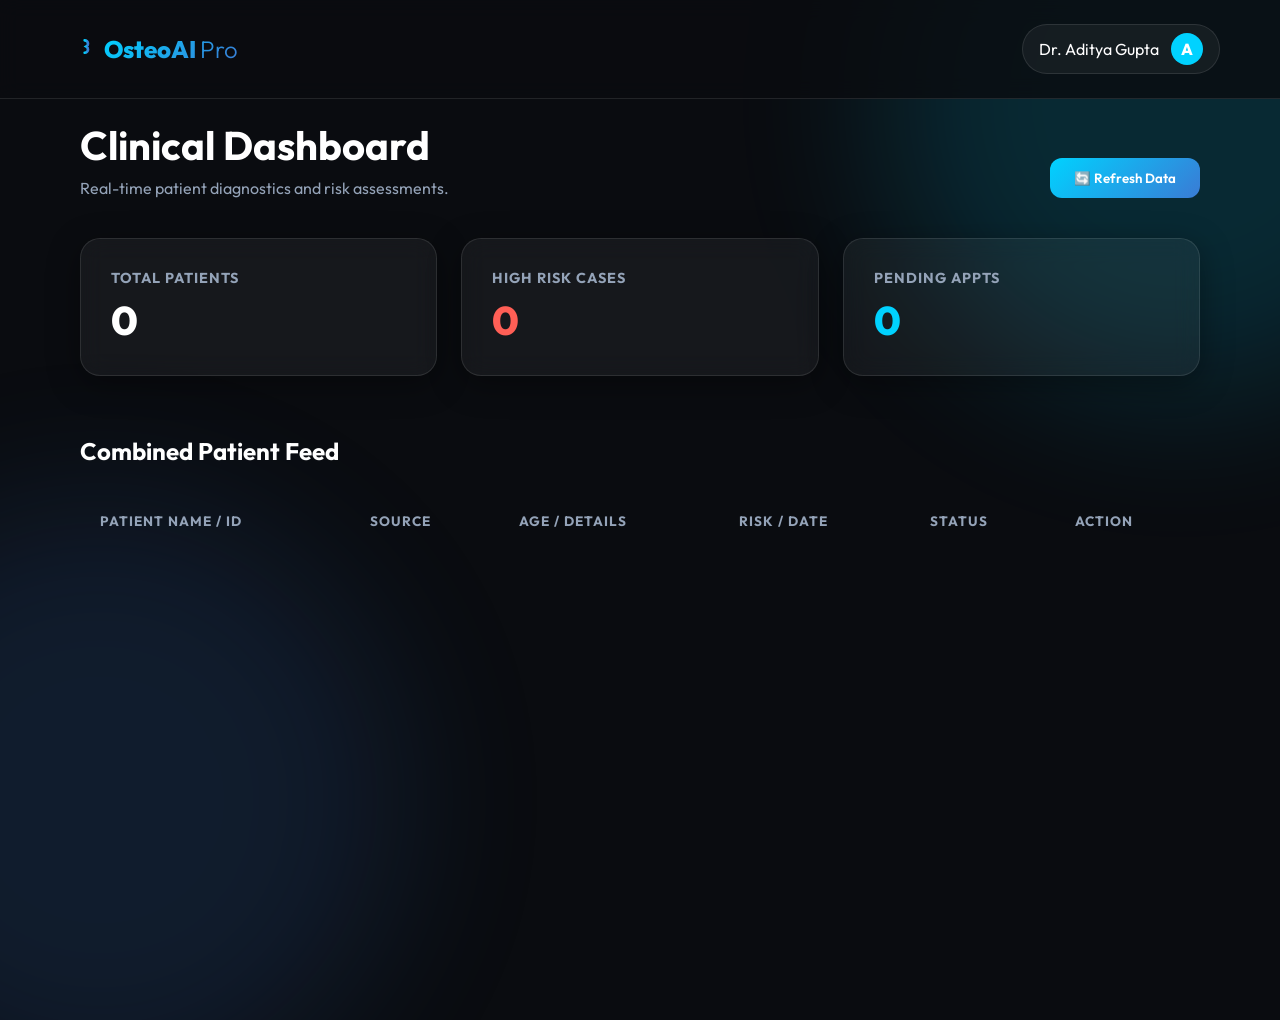
<file: doctor side/index.html>
<!DOCTYPE html>
<html lang="en">
<head>
    <meta charset="UTF-8">
    <meta name="viewport" content="width=device-width, initial-scale=1.0">
    <title>Specialist Console - OsteoAI Pro</title>
    <link href="https://fonts.googleapis.com/css2?family=Outfit:wght@300;400;600;800&display=swap" rel="stylesheet">
    <link rel="stylesheet" href="styles.css">
    <style>
        .header-content {
            display: flex;
            justify-content: space-between;
            align-items: flex-end;
            margin-bottom: 40px;
        }
        .user-tag {
            display: flex;
            align-items: center;
            gap: 12px;
            background: var(--surface);
            padding: 8px 16px;
            border-radius: 50px;
            border: 1px solid var(--surface-border);
        }
        .user-tag div {
            width: 32px;
            height: 32px;
            background: var(--primary);
            border-radius: 50%;
            display: flex;
            align-items: center;
            justify-content: center;
            font-weight: 800;
        }
        .report-table {
            width: 100%;
            border-collapse: separate;
            border-spacing: 0 12px;
            margin-top: 20px;
        }
        .report-table th {
            text-align: left;
            padding: 10px 20px;
            color: var(--text-muted);
            font-size: 0.85rem;
            text-transform: uppercase;
            letter-spacing: 1px;
        }
        .report-table td {
            background: var(--surface);
            padding: 20px;
            border-top: 1px solid var(--surface-border);
            border-bottom: 1px solid var(--surface-border);
        }
        .report-table tr td:first-child {
            border-left: 1px solid var(--surface-border);
            border-top-left-radius: 12px;
            border-bottom-left-radius: 12px;
        }
        .report-table tr td:last-child {
            border-right: 1px solid var(--surface-border);
            border-top-right-radius: 12px;
            border-bottom-right-radius: 12px;
        }
        .status-pill {
            padding: 4px 12px;
            border-radius: 20px;
            font-size: 0.75rem;
            font-weight: 600;
        }
        .status-danger { background: rgba(255, 95, 86, 0.15); color: #ff5f56; }
        .status-warning { background: rgba(255, 189, 46, 0.15); color: #ffbd2e; }
        .status-safe { background: rgba(39, 201, 63, 0.15); color: #27c93f; }
    </style>
</head>
<body>
    <div class="glow-orb orb-1"></div>
    <div class="glow-orb orb-2"></div>

    <nav class="navbar">
        <div class="logo">
            <svg viewBox="0 0 24 24" fill="none" style="width: 32px; height: 32px;">
                <path d="M18.5 5.5C19.8807 5.5 21 6.61929 21 8C21 8.92131 20.5015 9.72621 19.7497 10.1506C20.5015 10.575 21 11.3799 21 12.3012C21 13.6819 19.8807 14.8012 18.5 14.8012" stroke="url(#logo_grad)" stroke-width="2" stroke-linecap="round"/>
                <defs><linearGradient id="logo_grad"><stop stop-color="#00d2ff"/><stop offset="1" stop-color="#3a7bd5"/></linearGradient></defs>
            </svg>
            <span class="gradient-text">OsteoAI <span style="font-weight: 300;">Pro</span></span>
        </div>
        <div class="user-tag">
            <span>Dr. Aditya Gupta</span>
            <div>A</div>
        </div>
    </nav>

    <main class="container">
        <div class="header-content">
            <div>
                <h1 style="font-size: 2.5rem; margin-bottom: 8px;">Clinical Dashboard</h1>
                <p style="color: var(--text-muted);">Real-time patient diagnostics and risk assessments.</p>
            </div>
            <button class="btn btn-primary" onclick="fetchData()">🔄 Refresh Data</button>
        </div>

        <div class="dashboard-grid">
            <div class="glass-card stat-card">
                <h3>Total Patients</h3>
                <div class="value" id="stat-total">0</div>
            </div>
            <div class="glass-card stat-card">
                <h3>High Risk Cases</h3>
                <div class="value" id="stat-high-risk" style="color: #ff5f56;">0</div>
            </div>
            <div class="glass-card stat-card">
                <h3>Pending Appts</h3>
                <div class="value" id="stat-pending" style="color: var(--primary);">0</div>
            </div>
        </div>

        <div style="margin-top: 60px;">
            <h2 style="margin-bottom: 24px;">Combined Patient Feed</h2>
            <table class="report-table">
                <thead>
                    <tr>
                        <th>Patient Name / ID</th>
                        <th>Source</th>
                        <th>Age / Details</th>
                        <th>Risk / Date</th>
                        <th>Status</th>
                        <th>Action</th>
                    </tr>
                </thead>
                <tbody id="data-table-body">
                    <!-- Data injected here -->
                </tbody>
            </table>
        </div>
    </main>

    <!-- Detail Modal -->
    <div id="detail-modal" class="glass-card" style="display: none; position: fixed; top: 50%; left: 50%; transform: translate(-50%, -50%); width: 90%; max-width: 600px; z-index: 1000; padding: 40px;">
        <h2 class="gradient-text" id="modal-title" style="margin-bottom: 20px;">Patient Report</h2>
        <div id="modal-body" style="font-size: 0.95rem; line-height: 1.6; max-height: 60vh; overflow-y: auto;"></div>
        <button class="btn btn-primary" style="margin-top: 30px; width: 100%;" onclick="closeModal()">Close Detail View</button>
    </div>
    <div id="modal-overlay" style="display: none; position: fixed; top: 0; left: 0; width: 100%; height: 100%; background: rgba(0,0,0,0.7); z-index: 999;" onclick="closeModal()"></div>

    <script>
        const API_BASE = 'http://localhost:8000/api/doctor';

        async function fetchData() {
            try {
                const [apptsRes, reportsRes] = await Promise.all([
                    fetch(`${API_BASE}/appointments`),
                    fetch(`${API_BASE}/reports`)
                ]);

                const appts = await apptsRes.json();
                const reports = await reportsRes.json();

                renderData(appts.data, reports.data);
            } catch (err) {
                console.error('Fetch error:', err);
                alert('Could not connect to the backend server. Please ensures api.py is running.');
            }
        }

        function renderData(appts, reports) {
            const tbody = document.getElementById('data-table-body');
            tbody.innerHTML = '';

            let highRiskCount = 0;
            
            // Merge and sort? or just list
            // Process Reports (CSV)
            reports.forEach(report => {
                const row = document.createElement('tr');
                const isHighRisk = report.Osteoporosis === "1" || parseInt(report.Age) > 80;
                if (isHighRisk) highRiskCount++;

                row.innerHTML = `
                    <td style="font-weight: 600;">Patient #${report.Id || 'N/A'}</td>
                    <td><span class="badge" style="background: rgba(0,210,255,0.1)">Clinical Analysis</span></td>
                    <td>${report.Age}y, ${report.Gender}</td>
                    <td style="font-weight: 800; color: ${report.Osteoporosis === "1" ? '#ff5f56' : '#27c93f'}">
                        ${report.Osteoporosis === "1" ? 'Osteoporosis Detected' : 'Normal'}
                    </td>
                    <td><span class="status-pill ${report.Osteoporosis === "1" ? 'status-danger' : 'status-safe'}">Analyzed</span></td>
                    <td><button class="btn btn-primary" style="padding: 6px 16px; font-size: 0.8rem;" onclick='showReport(${JSON.stringify(report)})'>View Details</button></td>
                `;
                tbody.appendChild(row);
            });

            // Process Appointments
            appts.forEach(appt => {
                const row = document.createElement('tr');
                row.innerHTML = `
                    <td style="font-weight: 600;">${appt.patient_name}</td>
                    <td><span class="badge" style="background: rgba(39,201,63,0.1); color: #27c93f; border-color: rgba(39,201,63,0.2)">Appointment</span></td>
                    <td>${appt.specialist_type}</td>
                    <td>${appt.appointment_date}</td>
                    <td><span class="status-pill status-warning">${appt.status}</span></td>
                    <td><button class="btn btn-primary" style="padding: 6px 16px; font-size: 0.8rem;" onclick='showAppt(${JSON.stringify(appt)})'>Manage</button></td>
                `;
                tbody.appendChild(row);
            });

            // Update stats
            document.getElementById('stat-total').textContent = reports.length + appts.length;
            document.getElementById('stat-high-risk').textContent = highRiskCount;
            document.getElementById('stat-pending').textContent = appts.length;
        }

        function showReport(data) {
            const modal = document.getElementById('detail-modal');
            const overlay = document.getElementById('modal-overlay');
            const title = document.getElementById('modal-title');
            const body = document.getElementById('modal-body');

            title.textContent = `Patient Report #${data.Id}`;
            body.innerHTML = `
                <div style="display: grid; grid-template-columns: 1fr 1fr; gap: 15px;">
                    <p><strong>Age:</strong> ${data.Age}</p>
                    <p><strong>Gender:</strong> ${data.Gender}</p>
                    <p><strong>Race:</strong> ${data.Race || 'N/A'}</p>
                    <p><strong>Physical Activity:</strong> ${data['Physical Activity']}</p>
                    <p><strong>Smoking:</strong> ${data.Smoking}</p>
                    <p><strong>Alcohol:</strong> ${data['Alcohol Consumption'] || 'N/A'}</p>
                    <p><strong>Medical Conditions:</strong> ${data['Medical Conditions'] || 'N/A'}</p>
                    <p><strong>Medications:</strong> ${data.Medications}</p>
                    <p><strong>Prior Fractures:</strong> ${data['Prior Fractures']}</p>
                </div>
                <div style="margin-top: 20px; padding: 15px; background: rgba(255,255,255,0.05); border-radius: 8px;">
                    <h4 style="margin-bottom: 10px; color: var(--primary);">Assessment Detail</h4>
                    <p>This patient was analyzed using the Clinical Ensemble (Random Forest + Logistic Regression).</p>
                    <p style="font-weight: 800; font-size: 1.2rem; margin-top: 10px;" class="gradient-text">
                        Result: ${data.Osteoporosis === "1" ? 'POSSIBLE OSTEOPOROSIS' : 'NORMAL / LOW RISK'}
                    </p>
                </div>
            `;

            modal.style.display = 'block';
            overlay.style.display = 'block';
        }

        async function showAppt(data) {
            const modal = document.getElementById('detail-modal');
            const overlay = document.getElementById('modal-overlay');
            const title = document.getElementById('modal-title');
            const body = document.getElementById('modal-body');

            title.textContent = `Consultation Management`;
            body.innerHTML = `
                <p><strong>Patient:</strong> ${data.patient_name}</p>
                <p><strong>Email:</strong> ${data.patient_email}</p>
                <p><strong>Phone:</strong> ${data.patient_phone}</p>
                <p><strong>Type:</strong> ${data.specialist_type}</p>
                <p><strong>Scheduled:</strong> ${data.appointment_date} at ${data.appointment_time}</p>
                <hr style="margin: 15px 0; border: 0; border-top: 1px solid var(--surface-border);">
                <p><strong>Notes:</strong> ${data.additional_notes || 'No notes provided.'}</p>
                <div id="history-section" style="margin-top: 20px;">
                    <p style="color: var(--text-muted); font-size: 0.9rem;">Loading patient history...</p>
                </div>
            `;

            modal.style.display = 'block';
            overlay.style.display = 'block';

            // Fetch patient history
            try {
                const response = await fetch('http://localhost:8000/api/user/history', {
                    method: 'POST',
                    headers: { 'Content-Type': 'application/json' },
                    body: JSON.stringify({ user_email: data.patient_email })
                });

                const result = await response.json();
                const historyDiv = document.getElementById('history-section');

                if (result.status === 'success' && result.data && result.data.length > 0) {
                    let historyHtml = '<h4 style="margin-bottom: 15px; color: var(--primary);">Diagnostic History</h4><div style="display: grid; gap: 10px;">';
                    result.data.forEach(record => {
                        const date = new Date(record.timestamp).toLocaleDateString() + ' ' + new Date(record.timestamp).toLocaleTimeString();
                        const isHighRisk = record.prediction.toLowerCase().includes('high') || record.prediction.toLowerCase().includes('osteoporosis');
                        const severityColor = isHighRisk ? '#ff5f56' : '#27c93f';
                        
                        historyHtml += `
                            <div style="background: rgba(255,255,255,0.03); padding: 12px; border-radius: 8px; border-left: 4px solid ${severityColor};">
                                <div style="display: flex; justify-content: space-between; margin-bottom: 5px;">
                                    <strong style="color: #fff;">${record.type}</strong>
                                    <span style="font-size: 0.8rem; color: var(--text-muted);">${date}</span>
                                </div>
                                <div style="font-size: 0.9rem; color: #ddd;">
                                    Prediction: <span style="font-weight: 600; color: ${severityColor};">${record.prediction}</span> 
                                    (Score: ${record.score}%)
                                </div>
                            </div>
                        `;
                    });
                    historyHtml += '</div>';
                    historyDiv.innerHTML = historyHtml;
                } else {
                    historyDiv.innerHTML = '<h4 style="margin-bottom: 10px; color: var(--primary);">Diagnostic History</h4><p style="color: var(--text-muted); font-size: 0.9rem;">No prior history found for this patient.</p>';
                }
            } catch (err) {
                console.error("Failed to fetch history:", err);
                document.getElementById('history-section').innerHTML = '<p style="color: #ff5f56; font-size: 0.9rem;">Unable to load patient history. Server may be unreachable.</p>';
            }
        }

        function closeModal() {
            document.getElementById('detail-modal').style.display = 'none';
            document.getElementById('modal-overlay').style.display = 'none';
        }

        // Initial Load
        window.onload = fetchData;
    </script>
</body>
</html>
</file>
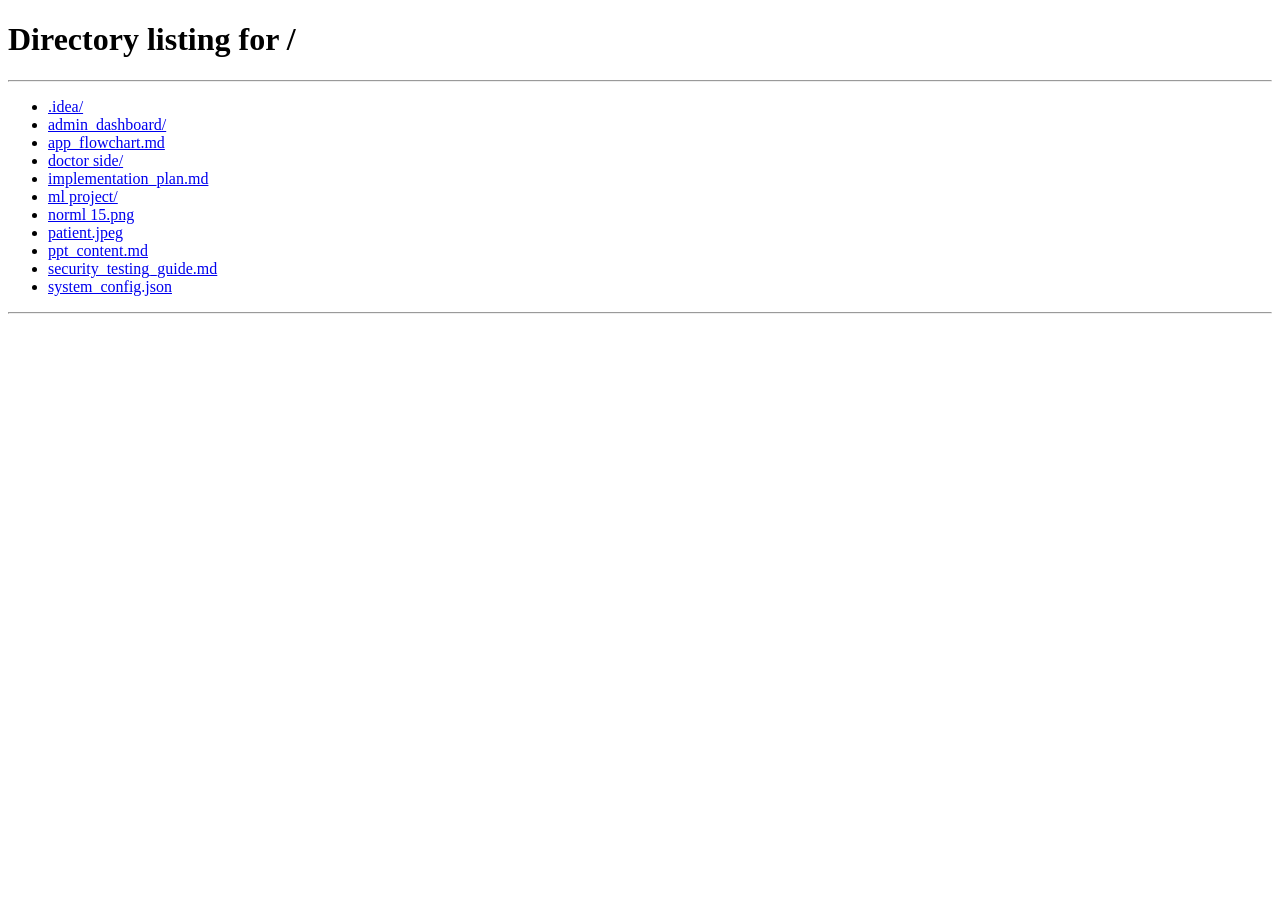
<file: ml project/landing_page/index.html>
<!DOCTYPE html>
<html lang="en">

<head>
    <meta charset="UTF-8">
    <meta name="viewport" content="width=device-width, initial-scale=1.0">
    <title>OsteoAI - Predict Osteoporosis Risks with AI</title>
    <meta name="description"
        content="OsteoAI uses machine learning to assess osteoporosis risk based on clinical factors. Get instant, AI-powered health insights.">
    <meta name="keywords" content="Osteoporosis, AI, Machine Learning, Bone Health, Risk Assessment, Health Tech">
    <link rel="icon" href="https://cdn-icons-png.flaticon.com/512/2865/2865914.png" type="image/x-icon">
    <link href="https://fonts.googleapis.com/css2?family=Outfit:wght@300;400;600;800&display=swap" rel="stylesheet">
    <link rel="stylesheet" href="https://cdnjs.cloudflare.com/ajax/libs/font-awesome/6.5.1/css/all.min.css">
    <link rel="stylesheet" href="styles.css">
</head>

<body>
    <!-- Custom Cursor -->
    <div class="custom-cursor-dot"></div>
    <div class="custom-cursor-circle"></div>

    <!-- Background Elements -->
    <div class="glow-orb orb-1"></div>
    <div class="glow-orb orb-2"></div>
    <div class="glow-orb orb-3"></div>

    <nav class="navbar">
        <div class="logo">
            <svg viewBox="0 0 24 24" fill="none" class="bone-icon">
                <path
                    d="M18.5 5.5C19.8807 5.5 21 6.61929 21 8C21 8.92131 20.5015 9.72621 19.7497 10.1506C20.5015 10.575 21 11.3799 21 12.3012C21 13.6819 19.8807 14.8012 18.5 14.8012C18.1065 14.8012 17.7342 14.7103 17.4063 14.5492L14.7673 17.7027C15.1107 18.0673 15.3188 18.5582 15.3188 19.1C15.3188 20.4807 14.1995 21.6 12.8188 21.6C11.8975 21.6 11.0926 21.1015 10.6682 20.3497C10.2438 21.1015 9.4389 21.6 8.51759 21.6C7.13688 21.6 6.01758 20.4807 6.01758 19.1C6.01758 18.5582 6.22572 18.0673 6.56911 17.7027L3.93006 14.5492C3.60218 14.7103 3.23005 14.8012 2.83643 14.8012C1.45572 14.8012 0.336426 13.6819 0.336426 12.3012C0.336426 11.3799 0.834907 10.575 1.58668 10.1506C0.834907 9.72621 0.336426 8.92131 0.336426 8C0.336426 6.61929 1.45572 5.5 2.83643 5.5C3.23005 5.5 3.60218 5.59089 3.93006 5.75199L6.56911 2.5985C6.22572 2.23389 6.01758 1.743 6.01758 1.20121C6.01758 -0.179495 7.13688 -1.29879 8.51759 -1.29879C9.4389 -1.29879 10.2438 -0.800311 10.6682 -0.0485363C11.0926 -0.800311 11.8975 -1.29879 12.8188 -1.29879C14.1995 -1.29879 15.3188 -0.179495 15.3188 1.20121C15.3188 1.743 15.1107 2.23389 14.7673 2.5985L17.4063 5.75199C17.7342 5.59089 18.1065 5.5 18.5 5.5Z"
                fill="url(#paint0_linear)" />
                <defs>
                    <linearGradient id="paint0_linear" x1="0.336426" y1="10.1506" x2="21" y2="10.1506"
                        gradientUnits="userSpaceOnUse">
                        <stop stop-color="#00d2ff" />
                        <stop offset="1" stop-color="#3a7bd5" />
                    </linearGradient>
                </defs>
            </svg>
            <span>OsteoAI</span>
        </div>
        <div class="nav-links" id="nav-links">
            <a href="#home">Home</a>
            <a href="#features">Features</a>
            <a href="#how-it-works">How It Works</a>
            <a href="#" id="settings-btn" title="Patient History" style="font-size: 1.2rem;"><i class="fas fa-history"></i></a>
            <a href="hospitals.html" class="nav-highlight">Find Hospitals</a>
            <a href="#" id="logout-btn" title="Logout" style="font-size: 1.1rem; color: #ff5f56;" onclick="logoutUser()"><i class="fas fa-sign-out-alt"></i></a>
        </div>
    </nav>

    <header class="hero" id="home">
        <div class="hero-content">
            <div class="badge">🔬 Powered by Deep Learning</div>
            <h1>Instant X-ray <br><span class="gradient-text">Bone Health Analysis</span></h1>
            <p>Our advanced AI evaluates your X-ray images for bone density and structural integrity. Secure, fast, and clinically accurate skeletal assessment.</p>
            <div class="hero-buttons">
                <a href="#xray-section" id="assess-risk-btn" class="btn btn-lg btn-glow">Start X-ray Analysis Now →</a>
                <a href="#how-it-works" class="btn btn-lg btn-outline">Learn More</a>
            </div>
            <div class="stats-row">
                <div class="stat">
                    <h3>94.2%</h3>
                    <p>Analysis Precision</p>
                </div>
                <div class="stat">
                    <h3>MobileNetV2</h3>
                    <p>Core AI Engine</p>
                </div>
                <div class="stat">
                    <h3>Instant</h3>
                    <p>Risk Evaluation</p>
                </div>
            </div>
        </div>
        <div class="hero-image">
            <div class="glass-card mockup-card">
                <div class="mockup-header">
                    <div class="dot red"></div>
                    <div class="dot yellow"></div>
                    <div class="dot green"></div>
                </div>
                <div class="hero-visual" style="padding: 40px; text-align: center;">
                    <div class="pulse-ring"></div>
                    <svg viewBox="0 0 24 24" fill="none" stroke="var(--primary)" stroke-width="1.5" style="width: 120px; height: 120px; opacity: 0.8;">
                        <path d="M12 2C6.48 2 2 6.48 2 12s4.48 10 10 10 10-4.48 10-10S17.52 2 12 2zm0 18c-4.41 0-8-3.59-8-8s3.59-8 8-8 8 3.59 8 8-3.59 8-8 8z"/>
                        <path d="M12 6v6l4 2"/>
                    </svg>
                    <h3 style="margin-top: 20px; color: var(--text-main); font-weight: 600;">Deep Learning Diagnostics</h3>
                    <p style="color: var(--text-muted); font-size: 0.9rem;">MobileNetV2 Powered AI Engine</p>
                </div>
                <div class="floating-badge badge-1">🛡️ Low Risk</div>
                <div class="floating-badge badge-2">📊 Cluster 2</div>
            </div>
        </div>
    </header>

    <section class="features" id="features" style="background-color: rgb(255, 255, 255);">
        <h2 class="section-title">Why Choose <span class="gradient-text">OsteoAI?</span></h2>
        <div class="features-grid">
                <div class="feature-card">
                <div class="feature-icon">✨</div>
                <h3>Advanced Texture Analysis</h3>
                <p>Ours is an advanced <strong>Transfer Learning Engine</strong> based on <strong>MobileNetV2</strong>, achieving 94%+ precision by analyzing bone texture density and structural patterns in X-ray images.</p>
            </div>
            <div class="feature-card">
                <div class="feature-icon">🧠</div>
                <h3>Deep Insight Diagnostics</h3>
                <p>Integrated with high-fidelity image processors to perform real-time assessment, identifying structural thinning risks that are often missed by traditional diagnostic methods.</p>
            </div>

            <div class="feature-card">
                <div class="feature-icon">🏥</div>
                <h3>Multi-Modal Diagnostics</h3>
                <p>Go beyond data points with our <strong>Deep Learning X-ray Analysis</strong>. We combine traditional
                    clinical metrics with AI-powered image assessment for a 360-degree risk profile.</p>
            </div>
            <div class="feature-card">
                <div class="feature-icon">🛡️</div>
                <h3>Secure & Real-time Sync</h3>
                <p>Powered by a robust <strong>MongoDB Atlas</strong> backend, ensuring your health data is stored
                    securely and updated in real-time for continuous monitoring and research.</p>
            </div>
        </div>
    </section>

    <section class="clinical-analysis" id="clinical-section">
        <div class="container">
            <div class="badge">🧬 Genetics & Clinical Context</div>
            <h2 class="section-title">Clinical <span class="gradient-text">Health DNA</span></h2>
            <p class="section-subtitle">Provide your clinical markers for a high-precision AI risk evaluation based on medical history and lifestyle factors.</p>

            <div class="glass-card clinical-card">
                <form id="clinical-form" class="clinical-grid">
                    <!-- Age Slider -->
                    <div class="form-group full-width">
                        <label for="age">Current Age: <span id="age-val" class="gradient-text">25</span></label>
                        <input type="range" id="age" name="age" min="1" max="100" value="25" class="custom-slider">
                    </div>

                    <!-- Category 1: Demographics & History -->
                    <div class="form-column">
                        <div class="form-group">
                            <label>Gender Assessment</label>
                            <div class="segmented-control">
                                <input type="radio" name="gender" value="Female" id="gender-f" checked>
                                <label for="gender-f">Female</label>
                                <input type="radio" name="gender" value="Male" id="gender-m">
                                <label for="gender-m">Male</label>
                            </div>
                        </div>
                        <div class="form-group">
                            <label>Hormonal Status</label>
                            <div class="segmented-control">
                                <input type="radio" name="hormonalChanges" value="Normal" id="hormonal-n" checked>
                                <label for="hormonal-n">Normal</label>
                                <input type="radio" name="hormonalChanges" value="Postmenopausal" id="hormonal-p">
                                <label for="hormonal-p">Postmenopausal</label>
                            </div>
                        </div>
                        <div class="form-group">
                            <label>Family History of Osteoporosis</label>
                            <div class="toggle-group">
                                <input type="radio" name="familyHistory" value="No" id="family-n" checked>
                                <label for="family-n">No</label>
                                <input type="radio" name="familyHistory" value="Yes" id="family-y">
                                <label for="family-y">Yes</label>
                            </div>
                        </div>
                        <div class="form-group">
                            <label>Ethnicity / Race</label>
                            <select name="race" class="custom-select">
                                <option value="Asian">Asian</option>
                                <option value="Caucasian">Caucasian</option>
                                <option value="African American">African American</option>
                                <option value="Hispanic">Hispanic</option>
                                <option value="Other">Other</option>
                            </select>
                        </div>
                    </div>

                    <!-- Category 2: Lifestyle -->
                    <div class="form-column">
                        <div class="form-group">
                            <label>Body Weight Profile</label>
                            <select name="bodyWeight" class="custom-select">
                                <option value="Normal">Normal</option>
                                <option value="Underweight">Underweight</option>
                                <option value="Overweight">Overweight</option>
                            </select>
                        </div>
                        <div class="form-group">
                            <label>Physical Activity</label>
                            <div class="segmented-control">
                                <input type="radio" name="physicalActivity" value="Active" id="phys-a" checked>
                                <label for="phys-a">Active</label>
                                <input type="radio" name="physicalActivity" value="Sedentary" id="phys-s">
                                <label for="phys-s">Sedentary</label>
                            </div>
                        </div>
                        <div class="form-group">
                            <label>Smoking History</label>
                            <div class="toggle-group">
                                <input type="radio" name="smoking" value="No" id="smoke-n" checked>
                                <label for="smoke-n">No</label>
                                <input type="radio" name="smoking" value="Yes" id="smoke-y">
                                <label for="smoke-y">Yes</label>
                            </div>
                        </div>
                        <div class="form-group">
                            <label>Alcohol Consumption</label>
                            <div class="segmented-control">
                                <input type="radio" name="alcoholConsumption" value="None" id="alc-n" checked>
                                <label for="alc-n">None</label>
                                <input type="radio" name="alcoholConsumption" value="Moderate" id="alc-m">
                                <label for="alc-m">Moderate</label>
                                <input type="radio" name="alcoholConsumption" value="Yes" id="alc-y">
                                <label for="alc-y">Yes (Daily)</label>
                            </div>
                        </div>
                    </div>

                    <!-- Category 3: Nutrition & History -->
                    <div class="form-column">
                        <div class="form-group">
                            <label>Calcium Intake</label>
                            <div class="segmented-control">
                                <input type="radio" name="calciumIntake" value="Adequate" id="calc-a" checked>
                                <label for="calc-a">Adequate</label>
                                <input type="radio" name="calciumIntake" value="Low" id="calc-l">
                                <label for="calc-l">Low</label>
                            </div>
                        </div>
                        <div class="form-group">
                            <label>Vitamin D Level</label>
                            <div class="segmented-control">
                                <input type="radio" name="vitaminDIntake" value="Sufficient" id="vit-s" checked>
                                <label for="vit-s">Sufficient</label>
                                <input type="radio" name="vitaminDIntake" value="Insufficient" id="vit-i">
                                <label for="vit-i">Insufficient</label>
                            </div>
                        </div>
                        <div class="form-group">
                            <label>Prior Bone Fractures</label>
                            <div class="toggle-group">
                                <input type="radio" name="priorFractures" value="No" id="frac-n" checked>
                                <label for="frac-n">No</label>
                                <input type="radio" name="priorFractures" value="Yes" id="frac-y">
                                <label for="frac-y">Yes</label>
                            </div>
                        </div>
                    </div>
                    <div class="form-group full-width">
                        <label for="medicine">Current Medications (Optional)</label>
                        <input type="text" id="medicine" name="medicine" placeholder="e.g. Prednisone, Alendronate..." class="custom-input">
                        <small style="color: var(--text-muted); display: block; margin-top: 5px;">AI will analyze medication impact on bone health.</small>
                    </div>

                    <div class="form-actions full-width">
                        <button type="submit" class="btn btn-lg btn-glow" id="clinical-predict-btn">Analyze Clinical Risk →</button>
                    </div>
                </form>

                <!-- Clinical Result Display (Initially Hidden) -->
                <div id="clinical-result" class="result-box" style="display: none;">
                    <div class="result-content">
                        <div class="result-header">
                            <h3>Assessment Outcome</h3>
                            <span class="badge" id="clinical-badge">Calculated</span>
                        </div>
                        <div class="risk-meter-container">
                            <div class="risk-meter">
                                <div class="risk-fill" id="clinical-risk-fill" style="width: 0%;"></div>
                            </div>
                            <div class="risk-labels">
                                <span>Risk Score:</span>
                                <span id="clinical-risk-value" class="gradient-text">0%</span>
                            </div>
                        </div>
                        <div class="prediction-text">
                            Verdict: <strong id="clinical-verdict">--</strong>
                        </div>
                        <div id="medication-insight" class="med-insight-box" style="display: none;">
                            <!-- Med insight injected here -->
                        </div>
                        <div class="clinical-action-buttons" style="display: flex; flex-direction: column; gap: 12px; margin-top: 25px;">
                            <button onclick="generateClinicalReport()" class="btn-clinical-report" id="gen-clinical-report-btn">
                                <i class="fas fa-file-medical-alt"></i> Generate Clinical Assessment Report
                            </button>
                            <div style="display: flex; gap: 12px; flex-wrap: wrap; justify-content: center;">
                                <button onclick="locateHospitals()" class="btn btn-secondary">
                                    <span class="loc-icon">📍</span> Find Nearest Hospital
                                </button>
                                <a href="doctor_appoint.html" class="btn btn-primary">
                                    <span class="loc-icon">📅</span> Book Appointment Now
                                </a>
                            </div>
                        </div>
                        <div class="next-step-prompt">
                            <p>For maximum accuracy, proceed to X-ray Texture Analysis.</p>
                            <a href="#xray-section" class="btn btn-primary">X-ray Analysis ↓</a>
                        </div>
                    </div>
                </div>
            </div>
        </div>
    </section>

    <section class="xray-analysis" id="xray-section">
        <div class="container">
            <h2 class="section-title">AI <span class="gradient-text">X-ray Analysis</span></h2>
            <p class="section-subtitle">Upload your X-ray image for instant bone density assessment and fracture
                detection.</p>

            <div class="xray-card-container">
                <div class="glass-card xray-upload-card" id="drop-area">
                    <div class="upload-icon">
                        <svg viewBox="0 0 24 24" fill="none" stroke="currentColor" stroke-width="2">
                            <path d="M21 15v4a2 2 0 0 1-2 2H5a2 2 0 0 1-2-2v-4M17 8l-5-5-5 5M12 3v12" />
                        </svg>
                    </div>
                    <h3>Drag & Drop X-ray</h3>
                    <p>or click to browse files</p>
                    <input type="file" id="xray-file-input" accept="image/*" hidden>
                    <button class="btn btn-primary" id="browse-btn">Select Image</button>
                </div>

                <div class="glass-card xray-result-card" id="xray-result" style="display: none;">
                    <div class="result-header">
                        <span class="status-badge" id="xray-status">Analysis Complete</span>
                    </div>
                    <div class="image-preview-container">
                        <img id="xray-preview" src="" alt="X-ray Preview">
                    </div>
                    <div class="analysis-details">
                        <h4 style="margin-bottom: 10px;">Condition: <span id="xray-prediction" class="gradient-text">---</span></h4>
                        <div class="confidence-container">
                            <span>Confidence:</span>
                            <div class="progress-bar">
                                <div id="xray-confidence-bar" style="width: 0%"></div>
                            </div>
                            <span id="xray-confidence-text">0%</span>
                        </div>
                        <p id="xray-insight">Powered by <strong>MobileNetV2 Ensemble</strong>, our AI analyzes
                            bone texture density and structural integrity to predict risk categories.</p>
                        <button onclick="generateLocalReport()" class="btn-primary" style="width: 100%; margin-top: 20px; font-weight: 600; padding: 12px; height: auto;">
                            <i class="fas fa-file-invoice"></i> Generate Clinical Assessment Report
                        </button>
                        <button onclick="showConsensusVerification()" class="btn-primary" style="width: 100%; margin-top: 10px; font-weight: 600; padding: 12px; height: auto; background: rgba(59, 130, 246, 0.1); border: 1px solid rgba(59, 130, 246, 0.3); color: #3b82f6;">
                            <i class="fas fa-microscope"></i> Check AI Consensus Verification
                        </button>
                        <a href="https://www.fraxplus.org/calculation-tool" target="_blank" class="btn-primary" style="width: 100%; margin-top: 10px; font-weight: 600; padding: 12px; height: auto; background: rgba(5, 150, 105, 0.1); border: 1px solid rgba(5, 150, 105, 0.3); color: #059669; text-decoration: none; display: flex; align-items: center; justify-content: center; gap: 8px;">
                            <i class="fas fa-calculator"></i> Calculate Fracture Risk (FRAX+)
                        </a>
                        <a href="doctor_appoint.html" class="btn-primary" style="width: 100%; margin-top: 10px; font-weight: 600; padding: 12px; height: auto; background: rgba(147, 51, 234, 0.1); border: 1px solid rgba(147, 51, 234, 0.3); color: #9333ea; text-decoration: none; display: flex; align-items: center; justify-content: center; gap: 8px;">
                            <i class="fas fa-calendar-check"></i> Book Appointment Now
                        </a>
                    </div>
                    <button class="btn btn-outline" id="re-upload-btn">Analyze New X-ray</button>
                </div>
            </div>
        </div>
    </section>

    <section class="how-it-works" id="how-it-works">
        <div class="how-it-works-content">
            <h2 class="section-title">How It <span class="gradient-text">Works</span></h2>
            <div class="step">
                <div class="step-number">1</div>
                <div class="step-text">
                    <h3>Secure Image Upload</h3>
                    <p>Upload your bone X-ray image (PNG/JPG) to our secure, cloud-synced diagnostic environment.</p>
                </div>
            </div>
            <div class="step">
                <div class="step-number">2</div>
                <div class="step-text">
                    <h3>AI Structural Scan</h3>
                    <p>Our MobileNetV2-based model performs a high-resolution scan of bone texture and density patterns.</p>
                </div>
            </div>
            <div class="step">
                <div class="step-number">3</div>
                <div class="step-text">
                    <h3>Multi-tier Categorization</h3>
                    <p>The AI categorizes results into Normal, Osteopenia, or Osteoporosis with precise confidence metrics.</p>
                </div>
            </div>
            <div class="step">
                <div class="step-number">4</div>
                <div class="step-text">
                    <h3>Instant Healthcare Roadmap</h3>
                    <p>Receive your assessment results immediately, with options to locate nearby hospitals or book appointments.</p>
                </div>
            </div>
        </div>
        <div class="how-it-works-image">
            <div class="glass-card data-card">
                <div class="radar-scan"></div>
                <div class="data-point point-1"></div>
                <div class="data-point point-2"></div>
                <div class="data-point point-3"></div>
            </div>
        </div>
    </section>

    <footer class="footer">
        <p>OsteoAI © 2026 | Built for health innovation.</p>
        <p class="disclaimer">Note: This is an AI prediction tool and does not substitute professional medical
            diagnosis.</p>
    </footer>    <!-- Custom Cursor -->
    <div class="custom-cursor-dot"></div>
    <div class="custom-cursor-circle"></div>

    <!-- Report Modal -->
    <div id="report-modal" class="modal-overlay" style="display: none; position: fixed; top: 0; left: 0; width: 100%; height: 100%; background: rgba(0,0,0,0.85); z-index: 1000; align-items: center; justify-content: center; backdrop-filter: blur(8px);">
        <div class="report-content" style="background: white; color: #1e293b; width: 90%; max-width: 800px; max-height: 90vh; border-radius: 16px; position: relative; display: flex; flex-direction: column; overflow: hidden; box-shadow: 0 25px 50px -12px rgba(0,0,0,0.5);">
            <div class="report-header" style="background: #0f172a; color: white; padding: 20px; display: flex; justify-content: space-between; align-items: center;">
                <div style="display: flex; align-items: center; gap: 12px;">
                    <i class="fas fa-file-invoice" style="font-size: 1.5rem; color: #3b82f6;"></i>
                    <h2 style="margin: 0; font-size: 1.25rem;">OsteoAI Diagnostic Report</h2>
                </div>
                <div style="display: flex; gap: 10px;">
                    <button onclick="downloadReportPDF()" class="btn-primary" style="padding: 8px 16px; font-size: 0.9rem; background: #3b82f6; border: 1px solid rgba(255,255,255,0.2);">
                        <i class="fas fa-file-pdf"></i> Download PDF
                    </button>
                    <button onclick="window.print()" class="btn-primary" style="padding: 8px 16px; font-size: 0.9rem; background: rgba(255,255,255,0.1); border: 1px solid rgba(255,255,255,0.2);">
                        <i class="fas fa-print"></i> Print
                    </button>
                    <button onclick="closeReport()" style="background: none; border: none; color: white; cursor: pointer; font-size: 1.5rem;">
                        <i class="fas fa-times"></i>
                    </button>
                </div>
            </div>
            <div id="report-body" style="padding: 40px; overflow-y: auto; flex-grow: 1; font-family: 'Inter', sans-serif; line-height: 1.6;">
                <div id="report-loading" style="text-align: center; padding: 40px;">
                    <div class="spinner" style="border: 4px solid rgba(0,0,0,0.1); border-left-color: #3b82f6; border-radius: 50%; width: 40px; height: 40px; animation: spin 1s linear infinite; margin: 0 auto 20px;"></div>
                    <p>AI is synthesizing your clinical report...</p>
                </div>
                <div id="report-actual-content" style="display: none;"></div>
            </div>
            <div class="report-footer" style="padding: 20px; border-top: 1px solid #e2e8f0; text-align: center; font-size: 0.75rem; color: #64748b;">
                This report is generated by AI for informational purposes. Please consult with a licensed orthopedic specialist.
            </div>
        </div>
    </div>

    <!-- Consensus Modal -->
    <div id="consensus-modal" class="modal-overlay" style="display: none; position: fixed; top: 0; left: 0; width: 100%; height: 100%; background: rgba(0,0,0,0.85); z-index: 1000; align-items: center; justify-content: center; backdrop-filter: blur(8px);">
        <div class="report-content" style="background: white; color: #1e293b; width: 95%; max-width: 700px; border-radius: 16px; overflow: hidden; box-shadow: 0 25px 50px -12px rgba(0,0,0,0.5);">
            <div class="report-header" style="background: #0f172a; color: white; padding: 20px; display: flex; justify-content: space-between; align-items: center;">
                <div style="display: flex; align-items: center; gap: 12px;">
                    <i class="fas fa-brain" style="font-size: 1.5rem; color: #3b82f6;"></i>
                    <h2 style="margin: 0; font-size: 1.25rem;">AI Ensemble Consensus Breakdown</h2>
                </div>
                <button onclick="closeConsensus()" style="background: none; border: none; color: white; cursor: pointer; font-size: 1.5rem;">
                    <i class="fas fa-times"></i>
                </button>
            </div>
            <div style="padding: 30px;">
                <div id="model-cards-container" style="display: grid; grid-template-columns: repeat(3, 1fr); gap: 15px;">
                    <!-- Model cards will be injected here -->
                </div>

                <div id="consensus-verdict" style="margin-top: 30px; padding: 20px; border-radius: 12px; text-align: center;">
                    <!-- Verdict will be injected here -->
                </div>
            </div>
            <div style="padding: 15px; background: #f8fafc; border-top: 1px solid #e2e8f0; text-align: center;">
                <button onclick="closeConsensus()" class="btn-primary" style="background: #1e293b; color: white; padding: 10px 25px; font-size: 0.9rem;">Close Breakdown</button>
            </div>
        </div>
    </div>

    <!-- History Modal -->
    <div id="history-modal" class="modal-overlay" style="display: none; position: fixed; top: 0; left: 0; width: 100%; height: 100%; background: rgba(0,0,0,0.85); z-index: 1000; align-items: center; justify-content: center; backdrop-filter: blur(8px);">
        <div class="report-content" style="background: white; color: #1e293b; width: 95%; max-width: 800px; max-height: 85vh; border-radius: 16px; display: flex; flex-direction: column; overflow: hidden; box-shadow: 0 25px 50px -12px rgba(0,0,0,0.5);">
            <div class="report-header" style="background: #0f172a; color: white; padding: 20px; display: flex; justify-content: space-between; align-items: center;">
                <div style="display: flex; align-items: center; gap: 12px;">
                    <i class="fas fa-history" style="font-size: 1.5rem; color: #3b82f6;"></i>
                    <h2 style="margin: 0; font-size: 1.25rem;">My Health History</h2>
                </div>
                <button onclick="closeHistoryModal()" style="background: none; border: none; color: white; cursor: pointer; font-size: 1.5rem;">
                    <i class="fas fa-times"></i>
                </button>
            </div>
            <div style="padding: 30px; overflow-y: auto; flex-grow: 1; background: #f8fafc;">
                <p style="margin-top: 0; color: #64748b; margin-bottom: 20px;">Chronological log of your past assessments.</p>
                <div id="history-modal-container" style="display: grid; grid-template-columns: repeat(auto-fill, minmax(280px, 1fr)); gap: 15px;">
                    <!-- Cards injected here -->
                </div>
                <p id="history-modal-empty" style="text-align: center; color: #94a3b8; display: none; padding: 40px;">No historical records found for your account.</p>
            </div>
        </div>
    </div>

    <!-- Clinical Report Modal -->
    <div id="clinical-report-modal" class="modal-overlay" style="display: none; position: fixed; top: 0; left: 0; width: 100%; height: 100%; background: rgba(0,0,0,0.85); z-index: 1000; align-items: center; justify-content: center; backdrop-filter: blur(8px);">
        <div class="report-content" style="background: white; color: #1e293b; width: 90%; max-width: 850px; max-height: 90vh; border-radius: 16px; position: relative; display: flex; flex-direction: column; overflow: hidden; box-shadow: 0 25px 50px -12px rgba(0,0,0,0.5);">
            <div class="report-header" style="background: linear-gradient(135deg, #0f172a 0%, #1e3a5f 100%); color: white; padding: 20px 25px; display: flex; justify-content: space-between; align-items: center;">
                <div style="display: flex; align-items: center; gap: 12px;">
                    <i class="fas fa-file-medical-alt" style="font-size: 1.5rem; color: #38bdf8;"></i>
                    <div>
                        <h2 style="margin: 0; font-size: 1.2rem; font-weight: 700;">Clinical Risk Assessment Report</h2>
                        <p style="margin: 2px 0 0; font-size: 0.75rem; color: #94a3b8;">OsteoAI Tabular Diagnostic Engine</p>
                    </div>
                </div>
                <div style="display: flex; gap: 10px;">
                    <button onclick="downloadClinicalReportPDF()" class="btn-primary" style="padding: 8px 16px; font-size: 0.85rem; background: #3b82f6; border: none; border-radius: 8px; color: white; cursor: pointer; display: flex; align-items: center; gap: 6px;">
                        <i class="fas fa-file-pdf"></i> Download PDF
                    </button>
                    <button onclick="window.print()" class="btn-primary" style="padding: 8px 16px; font-size: 0.85rem; background: rgba(255,255,255,0.1); border: 1px solid rgba(255,255,255,0.2); border-radius: 8px; color: white; cursor: pointer; display: flex; align-items: center; gap: 6px;">
                        <i class="fas fa-print"></i> Print
                    </button>
                    <button onclick="closeClinicalReport()" style="background: none; border: none; color: white; cursor: pointer; font-size: 1.5rem; padding: 0 4px;">
                        <i class="fas fa-times"></i>
                    </button>
                </div>
            </div>
            <div id="clinical-report-body" style="padding: 35px 40px; overflow-y: auto; flex-grow: 1; font-family: 'Inter', 'Outfit', sans-serif; line-height: 1.7;">
                <!-- Content injected by JS -->
            </div>
            <div style="padding: 16px 25px; border-top: 1px solid #e2e8f0; text-align: center; font-size: 0.72rem; color: #94a3b8; background: #f8fafc;">
                This report is AI-generated for screening purposes only. Consult a licensed medical professional for clinical decisions.
            </div>
        </div>
    </div>

    <script src="script.js"></script>
</body>
</html>
</file>
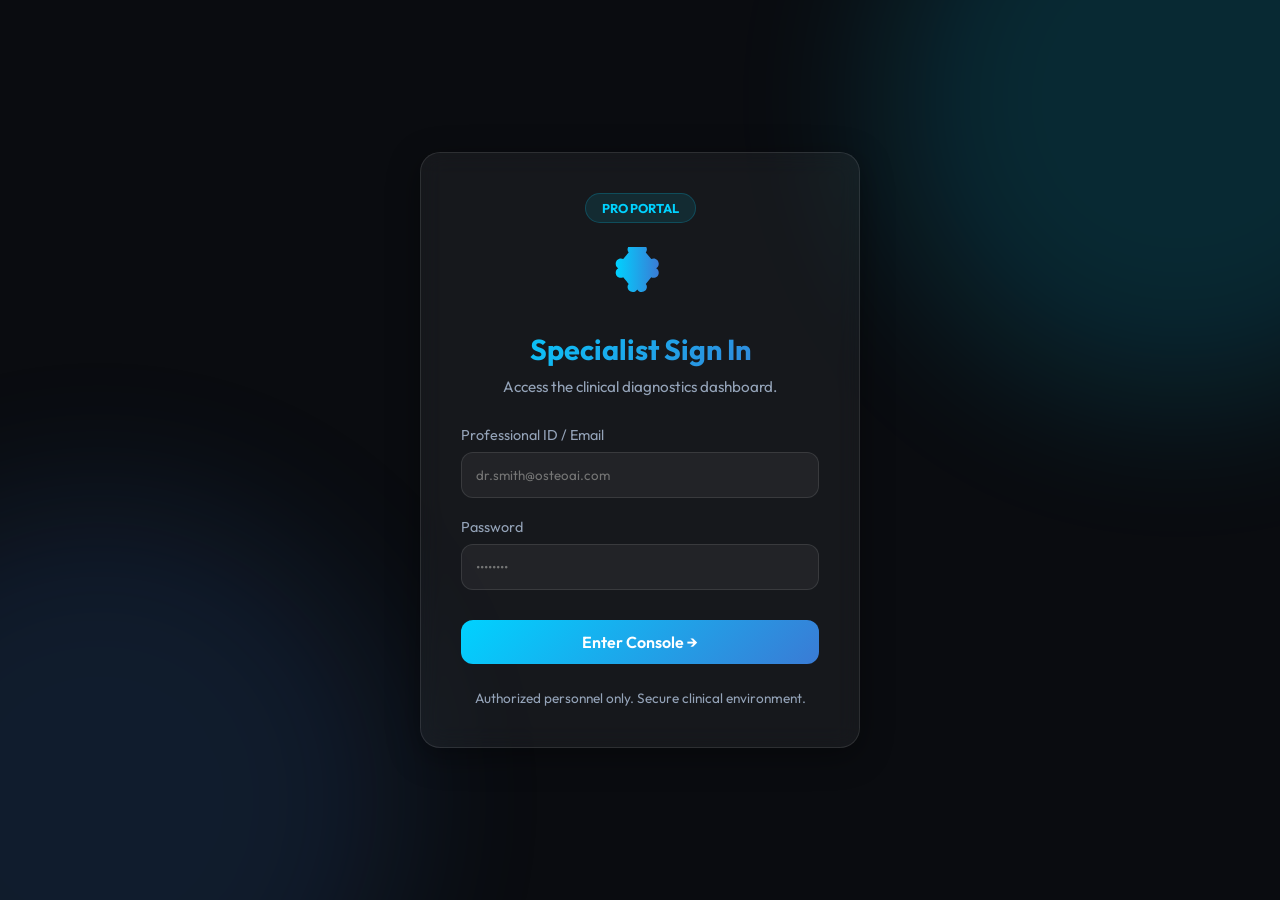
<file: doctor side/login.html>
<!DOCTYPE html>
<html lang="en">
<head>
    <meta charset="UTF-8">
    <meta name="viewport" content="width=device-width, initial-scale=1.0">
    <title>Specialist Login - OsteoAI</title>
    <link href="https://fonts.googleapis.com/css2?family=Outfit:wght@300;400;600;800&display=swap" rel="stylesheet">
    <link rel="stylesheet" href="styles.css">
    <style>
        .login-wrap {
            min-height: 100vh;
            display: flex;
            align-items: center;
            justify-content: center;
            padding: 20px;
        }
        .login-card {
            width: 100%;
            max-width: 440px;
            padding: 40px;
            text-align: center;
        }
        .badge {
            display: inline-block;
            padding: 6px 16px;
            background: rgba(0, 210, 255, 0.1);
            color: var(--primary);
            border-radius: 20px;
            font-size: 0.8rem;
            font-weight: 700;
            margin-bottom: 24px;
            border: 1px solid rgba(0, 210, 255, 0.2);
        }
        .logo-box {
            margin-bottom: 30px;
        }
    </style>
</head>
<body>
    <div class="glow-orb orb-1"></div>
    <div class="glow-orb orb-2"></div>

    <div class="login-wrap">
        <div class="glass-card login-card">
            <div class="badge">PRO PORTAL</div>
            <div class="logo-box">
                <svg viewBox="0 0 24 24" fill="none" style="width: 50px; height: 50px; margin: 0 auto;">
                    <path d="M18.5 5.5C19.8807 5.5 21 6.61929 21 8C21 8.92131 20.5015 9.72621 19.7497 10.1506C20.5015 10.575 21 11.3799 21 12.3012C21 13.6819 19.8807 14.8012 18.5 14.8012C18.1065 14.8012 17.7342 14.7103 17.4063 14.5492L14.7673 17.7027C15.1107 18.0673 15.3188 18.5582 15.3188 19.1C15.3188 20.4807 14.1995 21.6 12.8188 21.6C11.8975 21.6 11.0926 21.1015 10.6682 20.3497C10.2438 21.1015 9.4389 21.6 8.51759 21.6C7.13688 21.6 6.01758 20.4807 6.01758 19.1C6.01758 18.5582 6.22572 18.0673 6.56911 17.7027L3.93006 14.5492C3.60218 14.7103 3.23005 14.8012 2.83643 14.8012C1.45572 14.8012 0.336426 13.6819 0.336426 12.3012C0.336426 11.3799 0.834907 10.575 1.58668 10.1506C0.834907 9.72621 0.336426 8.92131 0.336426 8C0.336426 6.61929 1.45572 5.5 2.83643 5.5C3.23005 5.5 3.60218 5.59089 3.93006 5.75199L6.56911 2.5985C6.22572 2.23389 6.01758 1.743 6.01758 1.20121C6.01758 -0.179495 7.13688 -1.29879 8.51759 -1.29879C9.4389 -1.29879 10.2438 -0.800311 10.6682 -0.0485363C11.0926 -0.800311 11.8975 -1.29879 12.8188 -1.29879C14.1995 -1.29879 15.3188 -0.179495 15.3188 1.20121C15.3188 1.743 15.1107 2.23389 14.7673 2.5985L17.4063 5.75199C17.7342 5.59089 18.1065 5.5 18.5 5.5Z" fill="url(#paint0_linear)"/>
                    <defs>
                        <linearGradient id="paint0_linear" x1="0.336426" y1="10.1506" x2="21" y2="10.1506" gradientUnits="userSpaceOnUse">
                            <stop stop-color="#00d2ff"/>
                            <stop offset="1" stop-color="#3a7bd5"/>
                        </linearGradient>
                    </defs>
                </svg>
            </div>

            <h2 class="gradient-text" style="font-size: 1.8rem; margin-bottom: 10px;">Specialist Sign In</h2>
            <p style="color: var(--text-muted); font-size: 0.95rem; margin-bottom: 30px;">Access the clinical diagnostics dashboard.</p>

            <form id="login-form">
                <div class="input-group">
                    <label>Professional ID / Email</label>
                    <input type="text" id="email" placeholder="dr.smith@osteoai.com" required>
                </div>
                <div class="input-group">
                    <label>Password</label>
                    <input type="password" id="password" placeholder="••••••••" required>
                </div>

                <a href="index.html" class="btn btn-primary" style="width: 100%; margin-top: 10px;">
                    Enter Console →
                </a>
            </form>

            <div style="margin-top: 25px; font-size: 0.85rem; color: var(--text-muted);">
                Authorized personnel only. Secure clinical environment.
            </div>
        </div>
    </div>
</body>
</html>
</file>
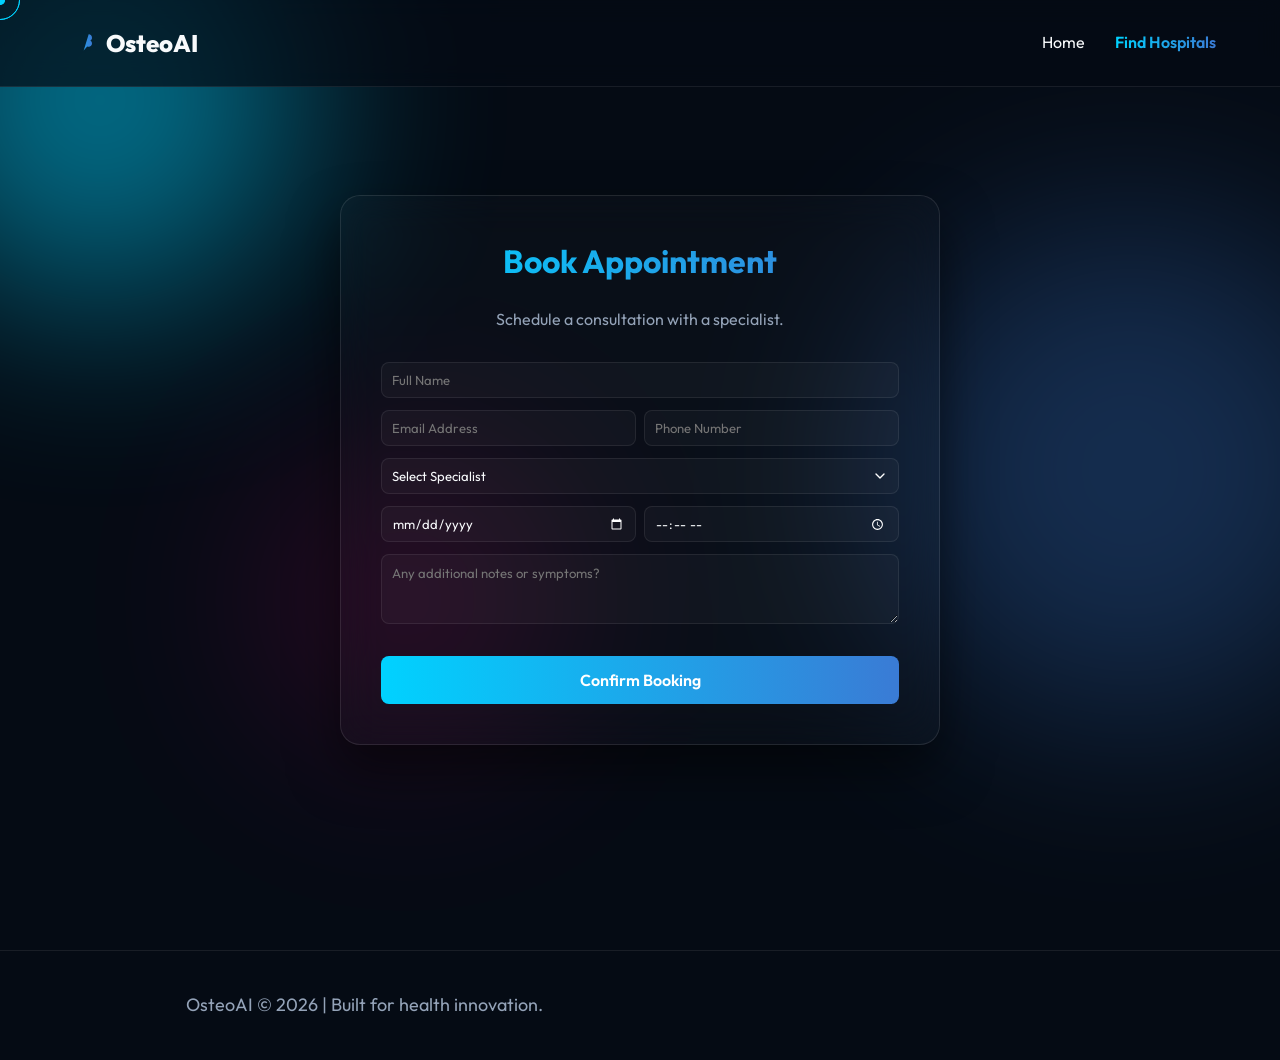
<file: ml project/landing_page/doctor_appoint.html>
<!DOCTYPE html>
<html lang="en">

<head>
    <meta charset="UTF-8">
    <meta name="viewport" content="width=device-width, initial-scale=1.0">
    <title>OsteoAI - Book Appointment</title>
    <link rel="icon" href="https://cdn-icons-png.flaticon.com/512/2865/2865914.png" type="image/x-icon">
    <link href="https://fonts.googleapis.com/css2?family=Outfit:wght@300;400;600;800&display=swap" rel="stylesheet">
    <link rel="stylesheet" href="styles.css">
</head>

<body>
    <!-- Background Elements -->
    <div class="glow-orb orb-1"></div>
    <div class="glow-orb orb-2"></div>
    <div class="glow-orb orb-3"></div>

    <nav class="navbar">
        <div class="logo">
            <svg viewBox="0 0 24 24" fill="none" class="bone-icon">
                <path d="M18.5 5.5C19.8807 5.5 21 6.61929 21 8C21 8.92131 20.5015 9.72621 19.7497 10.1506C20.5015 10.575 21 11.3799 21 12.3012C21 13.6819 19.8807 14.8012 18.5 14.8012C18.1065 14.8012 17.7342 14.7103 17.4063 14.5492L14.7673 17.7027C15.1107 18.0673 15.3188 19.1C15.3188 20.4807 14.1995 21.6 12.8188 21.6C11.8975 21.6 11.0926 21.1015 10.6682 20.3497C10.2438 21.1015 9.4389 21.6 8.51759 21.6C7.13688 21.6 6.01758 20.4807 6.01758 19.1C6.01758 18.5582 6.22572 18.0673 6.56911 17.7027L3.93006 14.5492C3.60218 14.7103 3.23005 14.8012 2.83643 14.8012C1.45572 14.8012 0.336426 13.6819 0.336426 12.3012C0.336426 11.3799 0.834907 10.575 1.58668 10.1506C0.834907 9.72621 0.336426 8.92131 0.336426 8C0.336426 6.61929 1.45572 5.5 2.83643 5.5C3.23005 5.5 3.60218 5.59089 3.93006 5.75199L6.56911 2.5985C6.22572 2.23389 6.01758 1.743 6.01758 1.20121C6.01758 -0.179495 7.13688 -1.29879 8.51759 -1.29879C9.4389 -1.29879 10.2438 -0.800311 10.6682 -0.0485363C11.0926 -0.800311 11.8975 -1.29879 12.8188 -1.29879C14.1995 -1.29879 15.3188 -0.179495 15.3188 1.20121C15.3188 1.743 15.1107 2.23389 14.7673 2.5985L17.4063 5.75199C17.7342 5.59089 18.1065 5.5 18.5 5.5Z" fill="url(#paint0_linear)" />
                <defs>
                    <linearGradient id="paint0_linear" x1="0.336426" y1="10.1506" x2="21" y2="10.1506" gradientUnits="userSpaceOnUse">
                        <stop stop-color="#00d2ff" />
                        <stop offset="1" stop-color="#3a7bd5" />
                    </linearGradient>
                </defs>
            </svg>
            <span>OsteoAI</span>
        </div>
        <div class="nav-links">
            <a href="index.html">Home</a>
            <a href="hospitals.html" class="nav-highlight">Find Hospitals</a>
        </div>
    </nav>

    <header class="hero" style="min-height: 100vh; display: flex; justify-content: center; align-items: center; padding-top: 120px;">
        <div class="glass-card" style="padding: 40px; width: 100%; max-width: 600px;">
            <h2 class="gradient-text" style="text-align: center; margin-bottom: 20px; font-size: 2rem;">Book Appointment</h2>
            <p style="text-align: center; margin-bottom: 30px; font-size: 1rem;">Schedule a consultation with a specialist.</p>
            
            <form id="appointment-form" class="skeleton-ui actual-form">
                <div class="form-row">
                    <input type="text" id="patient_name" placeholder="Full Name" required>
                </div>
                <div class="form-row">
                    <input type="email" id="patient_email" placeholder="Email Address" required>
                    <input type="tel" id="patient_phone" placeholder="Phone Number" required>
                </div>
                <div class="form-row">
                    <select id="specialist_type" required>
                        <option value="" disabled selected>Select Specialist</option>
                        <option>Orthopedist</option>
                        <option>Endocrinologist</option>
                        <option>Rheumatologist</option>
                        <option>General Physician</option>
                    </select>
                </div>
                <div class="form-row">
                    <input type="date" id="appointment_date" required style="color-scheme: dark;">
                    <input type="time" id="appointment_time" required style="color-scheme: dark;">
                </div>
                <div class="form-row">
                    <textarea id="additional_notes" placeholder="Any additional notes or symptoms?" rows="3" style="width: 100%; background: var(--surface); border: 1px solid var(--surface-border); border-radius: 8px; color: var(--text-main); padding: 10px; font-size: 0.82rem; outline: none; resize: vertical;"></textarea>
                </div>
                
                <button type="submit" class="skeleton-button" id="book-btn" style="margin-top: 20px;">Confirm Booking</button>
            </form>
            
            <div id="booking-success" style="display:none; text-align:center; margin-top: 20px; padding: 15px; background: rgba(39, 201, 63, 0.1); border: 1px solid #27c93f; border-radius: 8px;">
                <h4 style="color: #27c93f; margin-bottom: 10px;">Booking Confirmed!</h4>
                <p style="font-size: 0.9rem; color: var(--text-main);">Your appointment has been scheduled successfully. We will send you an email confirmation shortly.</p>
                <a href="index.html" class="btn btn-sm btn-outline" style="margin-top: 15px;">Return to Dashboard</a>
            </div>
        </div>
    </header>

    <footer class="footer">
        <p>OsteoAI © 2026 | Built for health innovation.</p>
    </footer>

    <!-- Custom Cursor -->
    <div class="custom-cursor-dot"></div>
    <div class="custom-cursor-circle"></div>

    <script>
        document.addEventListener("DOMContentLoaded", () => {
            // Auto-fill from localStorage if available
            const username = localStorage.getItem('username') || localStorage.getItem('email');
            if (username && !username.includes('@')) {
                document.getElementById('patient_name').value = username;
            } else if (username && username.includes('@')) {
                document.getElementById('patient_email').value = username;
            }

            // Handle Form Submission
            const form = document.getElementById('appointment-form');
            const submitBtn = document.getElementById('book-btn');
            const successDiv = document.getElementById('booking-success');

            if (form) {
                form.addEventListener('submit', async (e) => {
                    e.preventDefault();
                    
                    submitBtn.textContent = 'Processing...';
                    submitBtn.disabled = true;

                    const appointmentData = {
                        patient_name: document.getElementById('patient_name').value,
                        patient_email: document.getElementById('patient_email').value,
                        patient_phone: document.getElementById('patient_phone').value,
                        specialist_type: document.getElementById('specialist_type').value,
                        appointment_date: document.getElementById('appointment_date').value,
                        appointment_time: document.getElementById('appointment_time').value,
                        additional_notes: document.getElementById('additional_notes').value
                    };

                    try {
                        const response = await fetch('/book_appointment', {
                            method: 'POST',
                            headers: {
                                'Content-Type': 'application/json'
                            },
                            body: JSON.stringify(appointmentData)
                        });

                        const result = await response.json();

                        if (result.status === 'success') {
                            form.style.display = 'none';
                            successDiv.style.display = 'block';
                        } else {
                            alert('Booking failed: ' + result.message);
                            submitBtn.textContent = 'Confirm Booking';
                            submitBtn.disabled = false;
                        }
                    } catch (error) {
                        alert('An error occurred during booking. Please try again.');
                        console.error('Booking Error:', error);
                        submitBtn.textContent = 'Confirm Booking';
                        submitBtn.disabled = false;
                    }
                });
            }

            // --- Custom Cursor Logic ---
            const cursorDot = document.querySelector('.custom-cursor-dot');
            const cursorCircle = document.querySelector('.custom-cursor-circle');
            
            let mouseX = 0, mouseY = 0;
            let circleX = 0, circleY = 0;

            document.addEventListener('mousemove', (e) => {
                mouseX = e.clientX;
                mouseY = e.clientY;
                
                cursorDot.style.left = `${mouseX}px`;
                cursorDot.style.top = `${mouseY}px`;
            });

            function animateCursor() {
                let distX = mouseX - circleX;
                let distY = mouseY - circleY;
                
                circleX = circleX + (distX * 0.15);
                circleY = circleY + (distY * 0.15);
                
                cursorCircle.style.left = `${circleX}px`;
                cursorCircle.style.top = `${circleY}px`;
                
                requestAnimationFrame(animateCursor);
            }
            
            animateCursor();

            const interactables = document.querySelectorAll('a, button, input, select, textarea, .btn');
            interactables.forEach(el => {
                el.addEventListener('mouseenter', () => {
                    cursorDot.classList.add('hovered');
                    cursorCircle.classList.add('hovered');
                });
                el.addEventListener('mouseleave', () => {
                    cursorDot.classList.remove('hovered');
                    cursorCircle.classList.remove('hovered');
                });
            });
        });
    </script>

    <!-- Custom Cursor -->
    <div class="custom-cursor-dot"></div>
    <div class="custom-cursor-circle"></div>
</body>
</html>
</file>
<file: doctor side/styles.css>
:root {
    --primary: #00d2ff;
    --primary-dark: #3a7bd5;
    --secondary: #27c93f;
    --bg-dark: #0a0c10;
    --surface: rgba(255, 255, 255, 0.05);
    --surface-hover: rgba(255, 255, 255, 0.08);
    --surface-border: rgba(255, 255, 255, 0.1);
    --text-main: #ffffff;
    --text-muted: #94a3b8;
    --glass-blur: blur(12px);
    --card-shadow: 0 8px 32px 0 rgba(0, 0, 0, 0.37);
}

* {
    margin: 0;
    padding: 0;
    box-sizing: border-box;
    font-family: 'Outfit', sans-serif;
}

body {
    background-color: var(--bg-dark);
    color: var(--text-main);
    overflow-x: hidden;
    min-height: 100vh;
}

/* Background Effects */
.glow-orb {
    position: fixed;
    width: 600px;
    height: 600px;
    border-radius: 50%;
    filter: blur(80px);
    z-index: -1;
    opacity: 0.15;
}

.orb-1 {
    top: -200px;
    right: -200px;
    background: var(--primary);
}

.orb-2 {
    bottom: -200px;
    left: -200px;
    background: var(--primary-dark);
}

/* Glassmorphism Classes */
.glass-card {
    background: var(--surface);
    backdrop-filter: var(--glass-blur);
    border: 1px solid var(--surface-border);
    border-radius: 20px;
    box-shadow: var(--card-shadow);
}

/* Typography */
.gradient-text {
    background: linear-gradient(135deg, var(--primary), var(--primary-dark));
    -webkit-background-clip: text;
    -webkit-text-fill-color: transparent;
}

/* Buttons */
.btn {
    padding: 12px 24px;
    border-radius: 12px;
    font-weight: 600;
    cursor: pointer;
    transition: all 0.3s cubic-bezier(0.4, 0, 0.2, 1);
    border: none;
    display: inline-flex;
    align-items: center;
    justify-content: center;
    gap: 8px;
    text-decoration: none;
}

.btn-primary {
    background: linear-gradient(135deg, var(--primary), var(--primary-dark));
    color: white;
}

.btn-primary:hover {
    transform: translateY(-2px);
    box-shadow: 0 10px 20px rgba(0, 210, 255, 0.3);
}

/* Navigation */
.navbar {
    padding: 24px 60px;
    display: flex;
    justify-content: space-between;
    align-items: center;
    position: fixed;
    width: 100%;
    top: 0;
    z-index: 100;
    background: rgba(10, 12, 16, 0.8);
    backdrop-filter: blur(10px);
    border-bottom: 1px solid var(--surface-border);
}

.logo {
    display: flex;
    align-items: center;
    gap: 12px;
    font-size: 1.5rem;
    font-weight: 800;
}

/* Layout */
.container {
    max-width: 1200px;
    margin: 120px auto 40px;
    padding: 0 40px;
}

.dashboard-grid {
    display: grid;
    grid-template-columns: repeat(auto-fit, minmax(300px, 1fr));
    gap: 24px;
    margin-top: 40px;
}

.stat-card {
    padding: 30px;
    text-align: left;
}

.stat-card h3 {
    font-size: 0.9rem;
    color: var(--text-muted);
    text-transform: uppercase;
    letter-spacing: 1px;
    margin-bottom: 8px;
}

.stat-card .value {
    font-size: 2.5rem;
    font-weight: 800;
}

/* Form Styles */
.input-group {
    margin-bottom: 20px;
    text-align: left;
}

.input-group label {
    display: block;
    margin-bottom: 8px;
    color: var(--text-muted);
    font-size: 0.9rem;
}

input {
    width: 100%;
    padding: 14px;
    background: rgba(255, 255, 255, 0.05);
    border: 1px solid var(--surface-border);
    border-radius: 12px;
    color: white;
    outline: none;
    transition: 0.3s;
}

input:focus {
    border-color: var(--primary);
    background: rgba(255, 255, 255, 0.08);
}
</file>
<file: ml project/landing_page/styles.css>
:root {
    --bg-color: #050b14;
    --surface: rgba(255, 255, 255, 0.03);
    --surface-hover: rgba(255, 255, 255, 0.05);
    --surface-border: rgba(255, 255, 255, 0.08);
    --primary: #00d2ff;
    --secondary: #3a7bd5;
    --text-main: #f8fafc;
    --text-muted: #94a3b8;
    --accent: #ff007f;
}

* {
    margin: 0;
    padding: 0;
    box-sizing: border-box;
    font-family: 'Outfit', sans-serif;
}

body {
    background-color: var(--bg-color);
    color: var(--text-main);
    overflow-x: hidden;
    line-height: 1.6;
}

/* Background elements */
.glow-orb {
    position: absolute;
    border-radius: 50%;
    filter: blur(100px);
    z-index: -1;
    opacity: 0.5;
}

.orb-1 {
    top: -100px;
    left: -100px;
    width: 400px;
    height: 400px;
    background: var(--primary);
}

.orb-2 {
    bottom: 20%;
    right: -100px;
    width: 500px;
    height: 500px;
    background: var(--secondary);
    opacity: 0.3;
}

.orb-3 {
    top: 50%;
    left: 20%;
    width: 300px;
    height: 300px;
    background: var(--accent);
    opacity: 0.15;
}

/* Typography */
h1 {
    font-size: 4rem;
    font-weight: 800;
    line-height: 1.1;
    margin-bottom: 20px;
    letter-spacing: -1px;
}

.gradient-text {
    background: linear-gradient(90deg, var(--primary), var(--secondary));
    -webkit-background-clip: text;
    background-clip: text;
    -webkit-text-fill-color: transparent;
}

p {
    color: var(--text-muted);
    font-size: 1.125rem;
    max-width: 600px;
}

/* Navbar */
.navbar {
    display: flex;
    justify-content: space-between;
    align-items: center;
    padding: 24px 5%;
    background: rgba(5, 11, 20, 0.7);
    backdrop-filter: blur(12px);
    position: fixed;
    width: 100%;
    top: 0;
    z-index: 100;
    border-bottom: 1px solid var(--surface-border);
}

.logo {
    display: flex;
    align-items: center;
    gap: 10px;
    font-size: 1.5rem;
    font-weight: 800;
}

.bone-icon {
    width: 32px;
    height: 32px;
}

.nav-links {
    display: flex;
    gap: 30px;
}

.nav-links a {
    color: var(--text-main);
    text-decoration: none;
    font-weight: 400;
    transition: color 0.3s;
}

.nav-links a:hover {
    color: var(--primary);
}

/* Buttons */
.btn {
    display: inline-block;
    padding: 12px 24px;
    border-radius: 30px;
    text-decoration: none;
    font-weight: 600;
    transition: all 0.3s ease;
    cursor: pointer;
}

.btn-primary {
    background: var(--surface);
    border: 1px solid var(--surface-border);
    color: var(--text-main);
}

.btn-primary:hover {
    background: var(--surface-hover);
    border-color: var(--primary);
}

.btn-lg {
    padding: 16px 36px;
    font-size: 1.125rem;
}

.btn-glow {
    background: linear-gradient(90deg, var(--primary), var(--secondary));
    color: #fff;
    box-shadow: 0 10px 20px rgba(0, 210, 255, 0.3);
    border: none;
}

.btn-glow:hover {
    transform: translateY(-3px);
    box-shadow: 0 15px 30px rgba(0, 210, 255, 0.4);
}

.btn-outline {
    background: transparent;
    border: 1px solid var(--surface-border);
    color: var(--text-main);
}

.btn-outline:hover {
    border-color: #fff;
    background: rgba(255,255,255,0.05);
}

/* Hero Section */
.hero {
    display: flex;
    align-items: flex-start;
    justify-content: space-between;
    min-height: 100vh;
    padding: 120px 5% 80px;
    gap: 40px;
}

.hero-content {
    flex: 1;
}

.badge {
    display: inline-block;
    padding: 8px 16px;
    background: var(--surface);
    border: 1px solid var(--surface-border);
    border-radius: 20px;
    font-size: 0.875rem;
    color: var(--primary);
    margin-bottom: 24px;
}

.hero-buttons {
    display: flex;
    gap: 20px;
    margin-top: 40px;
    margin-bottom: 50px;
}

.stats-row {
    display: flex;
    gap: 40px;
    border-top: 1px solid var(--surface-border);
    padding-top: 30px;
}

.stat h3 {
    font-size: 2rem;
    font-weight: 800;
    color: var(--text-main);
}

.stat p {
    font-size: 0.875rem;
    color: var(--text-muted);
}

/* Hero Image Mockup */
.hero-image {
    flex: 1;
    display: flex;
    justify-content: center;
    position: relative;
    perspective: 1000px;
}

.glass-card {
    background: rgba(255, 255, 255, 0.02);
    backdrop-filter: blur(20px);
    border: 1px solid rgba(255, 255, 255, 0.1);
    border-radius: 20px;
    box-shadow: 0 25px 50px rgba(0,0,0,0.5);
}

.mockup-card {
    width: 400px;
    transform: rotateY(-8deg) rotateX(3deg);
    padding: 18px;
    position: relative;
    transition: transform 0.5s ease;
    overflow: visible;
}

.mockup-card:hover {
    transform: rotateY(-3deg) rotateX(1deg) translateY(-10px);
}

.mockup-header {
    display: flex;
    gap: 8px;
    margin-bottom: 20px;
}

.dot {
    width: 12px;
    height: 12px;
    border-radius: 50%;
}

.dot.red { background: #ff5f56; }
.dot.yellow { background: #ffbd2e; }
.dot.green { background: #27c93f; }

.skeleton-ui {
    display: flex;
    flex-direction: column;
    gap: 6px;
}

.skeleton-title {
    height: 24px;
    width: 60%;
    background: var(--surface-border);
    border-radius: 4px;
    margin-bottom: 20px;
}

.skeleton-input, .actual-form input, .actual-form select {
    height: 36px;
    width: 100%;
    background: var(--surface);
    border: 1px solid var(--surface-border);
    border-radius: 8px;
    color: var(--text-main);
    padding: 0 10px;
    font-size: 0.82rem;
    outline: none;
    transition: border-color 0.3s;
}

.actual-form input:focus, .actual-form select:focus {
    border-color: var(--primary);
}

.actual-form select {
    appearance: none;
    background-image: url("data:image/svg+xml;charset=UTF-8,%3csvg xmlns='http://www.w3.org/2000/svg' viewBox='0 0 24 24' fill='none' stroke='white' stroke-width='2' stroke-linecap='round' stroke-linejoin='round'%3e%3cpolyline points='6 9 12 15 18 9'%3e%3c/polyline%3e%3c/svg%3e");
    background-repeat: no-repeat;
    background-position: right 10px center;
    background-size: 16px;
    cursor: pointer;
}

.actual-form select option {
    background: #0b132b;
    color: white;
}

.form-row {
    display: flex;
    gap: 8px;
    margin-bottom: 6px;
}

.skeleton-button, #submit-btn {
    height: 48px;
    width: 100%;
    background: linear-gradient(90deg, var(--primary), var(--secondary));
    border-radius: 8px;
    margin-top: 5px;
    border: none;
    color: white;
    font-weight: 600;
    font-size: 1rem;
    cursor: pointer;
    transition: transform 0.2s, box-shadow 0.2s;
}

#submit-btn:hover {
    transform: translateY(-2px);
    box-shadow: 0 8px 15px rgba(0, 210, 255, 0.3);
}

.skeleton-chart {
    display: flex;
    align-items: flex-end;
    gap: 10px;
    height: 100px;
    margin-top: 30px;
    border-bottom: 1px solid var(--surface-border);
}

.bar {
    flex: 1;
    background: var(--surface-border);
    border-radius: 4px 4px 0 0;
    transition: height 1s ease-out;
}

.bar-1 { height: 40%; background: var(--primary); }
.bar-2 { height: 80%; background: var(--secondary); }
.bar-3 { height: 60%; background: var(--accent); }

.floating-badge {
    position: absolute;
    background: rgba(11, 19, 43, 0.8);
    backdrop-filter: blur(10px);
    border: 1px solid var(--primary);
    padding: 10px 20px;
    border-radius: 30px;
    font-weight: 600;
    font-size: 0.875rem;
    box-shadow: 0 10px 20px rgba(0,0,0,0.3);
    animation: float 4s ease-in-out infinite;
}

.badge-1 {
    top: -20px;
    right: -40px;
    color: #27c93f;
    border-color: #27c93f;
}

.badge-2 {
    bottom: -30px;
    left: -50px;
    animation-delay: 2s;
}

@keyframes float {
    0% { transform: translateY(0px); }
    50% { transform: translateY(-15px); }
    100% { transform: translateY(0px); }
}

/* Features Section */
.features {
    padding: 100px 5%;
}

.section-title {
    font-size: 2.5rem;
    text-align: center;
    margin-bottom: 60px;
}

.features-grid {
    display: grid;
    grid-template-columns: repeat(auto-fit, minmax(300px, 1fr));
    gap: 30px;
}

.feature-card {
    background: var(--surface);
    border: 1px solid var(--surface-border);
    padding: 40px 30px;
    border-radius: 20px;
    transition: transform 0.3s ease, border-color 0.3s ease;
}

.feature-card:hover {
    transform: translateY(-10px);
    border-color: var(--primary);
    background: rgba(255,255,255,0.05);
}

.feature-icon {
    font-size: 3rem;
    margin-bottom: 20px;
}

.feature-card h3 {
    font-size: 1.5rem;
    margin-bottom: 15px;
}

/* Overrides for #features section with white background */
#features .section-title {
    color: #111;
}

#features .feature-card {
    background: #ffffff;
    border: 1px solid #e2e8f0;
    box-shadow: 0 10px 30px rgba(0,0,0,0.05);
}

#features .feature-card h3 {
    color: #0f172a;
}

#features .feature-card p {
    color: #475569;
}

/* How It Works Section */
.how-it-works {
    padding: 100px 5%;
    display: flex;
    align-items: center;
    gap: 60px;
    background: linear-gradient(135deg, #02439e 0%, #00b4db 100%);
}

.how-it-works-content {
    flex: 1;
}

.step {
    display: flex;
    gap: 20px;
    margin-bottom: 40px;
}

.step-number {
    width: 60px;
    height: 60px;
    background: rgba(0, 210, 255, 0.1);
    color: var(--primary);
    border: 1px solid var(--primary);
    border-radius: 50%;
    display: flex;
    align-items: center;
    justify-content: center;
    font-size: 1.5rem;
    font-weight: 800;
    flex-shrink: 0;
}

.how-it-works-image {
    flex: 1;
    display: flex;
    justify-content: center;
}

.how-it-works h2, .how-it-works h3 {
    color: #ffffff;
}

.how-it-works p {
    color: rgba(255, 255, 255, 0.9);
}

.how-it-works .step-number {
    background: rgba(255, 255, 255, 0.15);
    color: #ffffff;
    border: 1px solid rgba(255, 255, 255, 0.4);
}

.data-card {
    width: 400px;
    height: 400px;
    border-radius: 50%;
    display: flex;
    align-items: center;
    justify-content: center;
    position: relative;
    overflow: hidden;
    background: #0b132b;
    border: 2px solid rgba(0, 210, 255, 0.3);
    box-shadow: 0 20px 50px rgba(0, 0, 0, 0.4);
}

/* Optional: Radar rings */
.data-card::before, .data-card::after {
    content: '';
    position: absolute;
    border-radius: 50%;
    border: 1px solid rgba(0, 210, 255, 0.15);
}

.data-card::before {
    width: 200px;
    height: 200px;
}

.data-card::after {
    width: 300px;
    height: 300px;
}

.radar-scan {
    width: 100%;
    height: 100%;
    background: conic-gradient(from 0deg, transparent 70%, rgba(0, 210, 255, 0.8) 100%);
    border-radius: 50%;
    animation: spin 4s linear infinite;
}

.data-point {
    position: absolute;
    width: 15px;
    height: 15px;
    background: #fff;
    border-radius: 50%;
    box-shadow: 0 0 10px #fff;
}

.point-1 { top: 30%; left: 40%; animation: pulse 2s infinite; }
.point-2 { top: 60%; left: 70%; animation: pulse 2s infinite 0.5s; }
.point-3 { top: 50%; left: 20%; animation: pulse 2s infinite 1s; }

@keyframes spin {
    100% { transform: rotate(360deg); }
}

@keyframes pulse {
    0% { transform: scale(1); opacity: 0.5; }
    50% { transform: scale(1.5); opacity: 1; }
    100% { transform: scale(1); opacity: 0.5; }
}

/* Footer */
.footer {
    padding: 40px 5%;
    text-align: center;
    border-top: 1px solid var(--surface-border);
    margin-top: 50px;
}

.disclaimer {
    font-size: 0.8rem;
    margin-top: 10px;
    opacity: 0.6;
}

/* X-ray Analysis Section Styles */
.xray-analysis {
    padding: 100px 5% 60px;
    background: radial-gradient(circle at center, rgba(58, 123, 213, 0.05) 0%, transparent 70%);
}

.section-subtitle {
    text-align: center;
    color: var(--text-muted);
    margin-bottom: 50px;
    max-width: 600px;
    margin-left: auto;
    margin-right: auto;
}

.xray-card-container {
    display: flex;
    justify-content: center;
    gap: 30px;
    flex-wrap: wrap;
    max-width: 1000px;
    margin: 0 auto;
}

.xray-upload-card, .xray-result-card {
    flex: 1;
    min-width: 320px;
    max-width: 450px;
    padding: 40px;
    text-align: center;
    min-height: 400px;
    display: flex;
    flex-direction: column;
    justify-content: center;
    align-items: center;
    border: 2px dashed rgba(255, 255, 255, 0.1);
    transition: all 0.3s ease;
}

.xray-upload-card:hover {
    border-color: var(--primary);
    background: rgba(255, 255, 255, 0.05);
    transform: translateY(-5px);
}

.upload-icon {
    width: 80px;
    height: 80px;
    background: rgba(0, 210, 255, 0.1);
    border-radius: 50%;
    display: flex;
    align-items: center;
    justify-content: center;
    margin-bottom: 20px;
    color: var(--primary);
}

.upload-icon svg {
    width: 40px;
    height: 40px;
}

.xray-upload-card h3 {
    margin-bottom: 10px;
    font-size: 1.5rem;
}

.xray-upload-card p {
    color: var(--text-muted);
    margin-bottom: 25px;
}

.image-preview-container {
    width: 100%;
    height: 200px;
    border-radius: 12px;
    overflow: hidden;
    margin: 20px 0;
    background: #000;
}

.image-preview-container img {
    width: 100%;
    height: 100%;
    object-fit: contain;
}

.analysis-details {
    width: 100%;
    text-align: left;
    margin-bottom: 25px;
}

.analysis-details h4 {
    margin-bottom: 15px;
    font-size: 1.2rem;
}

.confidence-container {
    margin-bottom: 15px;
}

.confidence-container span {
    font-size: 0.85rem;
    color: var(--text-muted);
}

.confidence-container .progress-bar {
    height: 8px;
    background: rgba(255, 255, 255, 0.1);
    border-radius: 4px;
    margin: 5px 0;
    overflow: hidden;
}

#xray-confidence-bar {
    height: 100%;
    background: var(--primary-gradient);
    border-radius: 4px;
    transition: width 1s ease;
}

#xray-insight {
    font-size: 0.9rem;
    line-height: 1.6;
    color: var(--text-main);
}

.status-badge {
    background: var(--primary);
    color: white;
    padding: 4px 12px;
    border-radius: 20px;
    font-size: 0.75rem;
    font-weight: 600;
    text-transform: uppercase;
    letter-spacing: 1px;
}

/* Responsive */
@media (max-width: 900px) {
    .hero, .how-it-works {
        flex-direction: column;
        text-align: center;
    }
    .hero-buttons {
        justify-content: center;
    }
    .stats-row {
        justify-content: center;
    }
    .navbar .nav-links {
        display: none;
    }
    h1 {
        font-size: 3rem;
    }
    .mockup-card {
        margin-top: 50px;
    }
}

/* Custom Cursor */
body {
    cursor: none;
}

a, button, input, select, .feature-card, .btn, .nav-links a {
    cursor: none;
}

.custom-cursor-dot {
    position: fixed;
    top: 0;
    left: 0;
    width: 10px;
    height: 10px;
    background-color: var(--primary);
    border-radius: 50%;
    transform: translate(-50%, -50%);
    pointer-events: none;
    z-index: 9999;
    transition: width 0.2s, height 0.2s, background-color 0.2s;
}

.custom-cursor-circle {
    position: fixed;
    top: 0;
    left: 0;
    width: 40px;
    height: 40px;
    border: 1px solid var(--primary);
    border-radius: 50%;
    transform: translate(-50%, -50%);
    pointer-events: none;
    z-index: 9998;
    transition: width 0.2s, height 0.2s, background-color 0.2s;
    /* Smooth following effect is handled by JS with requestAnimationFrame */
}

/* Hover effects */
.custom-cursor-dot.hovered {
    background-color: transparent;
}

.custom-cursor-circle.hovered {
    width: 50px;
    height: 50px;
    background-color: rgba(0, 210, 255, 0.1);
}

/* Clinical Analysis Section */
.clinical-analysis {
    padding: 100px 5% 60px;
    background: radial-gradient(circle at top right, rgba(0, 210, 255, 0.05) 0%, transparent 70%);
}

.clinical-card {
    max-width: 1000px;
    margin: 0 auto;
    padding: 50px;
    border: 1px solid var(--surface-border);
}

.clinical-grid {
    display: grid;
    grid-template-columns: repeat(3, 1fr);
    gap: 30px;
}

.form-column {
    display: flex;
    flex-direction: column;
    gap: 25px;
}

.form-group {
    display: flex;
    flex-direction: column;
    gap: 10px;
}

.form-group label {
    font-size: 0.9rem;
    font-weight: 600;
    color: var(--text-main);
}

.full-width {
    grid-column: 1 / -1;
}

/* Custom Slider */
.custom-slider {
    -webkit-appearance: none;
    appearance: none;
    width: 100%;
    height: 6px;
    background: var(--surface-border);
    border-radius: 5px;
    outline: none;
}

.custom-slider::-webkit-slider-thumb {
    -webkit-appearance: none;
    appearance: none;
    width: 20px;
    height: 20px;
    background: var(--primary);
    border: 2px solid white;
    border-radius: 50%;
    cursor: pointer;
    box-shadow: 0 0 10px rgba(0, 210, 255, 0.5);
}

/* Segmented Control & Toggles */
.segmented-control, .toggle-group {
    display: flex;
    background: var(--surface);
    border: 1px solid var(--surface-border);
    border-radius: 12px;
    overflow: hidden;
    padding: 4px;
}

.segmented-control input, .toggle-group input {
    display: none;
}

.segmented-control label, .toggle-group label {
    flex: 1;
    text-align: center;
    padding: 10px;
    font-size: 0.85rem;
    cursor: pointer;
    transition: all 0.3s;
    border-radius: 8px;
    color: var(--text-muted);
}

.segmented-control input:checked + label, .toggle-group input:checked + label {
    background: var(--surface-hover);
    color: var(--primary);
    box-shadow: 0 2px 8px rgba(0, 0, 0, 0.2);
}

/* Custom Select & Input */
.custom-select, .custom-input {
    background: var(--surface);
    border: 1px solid var(--surface-border);
    color: var(--text-main) !important;
    padding: 12px 15px;
    border-radius: 12px;
    font-size: 0.95rem;
    outline: none;
    transition: border-color 0.3s;
}

.custom-select:focus, .custom-input:focus {
    border-color: var(--primary);
}

/* Result Box */
.result-box {
    margin-top: 40px;
    padding: 30px;
    background: rgba(255, 255, 255, 0.03);
    border: 1px solid var(--primary);
    border-radius: 20px;
    animation: fadeIn 0.5s ease;
}

.risk-meter-container {
    margin: 25px 0;
}

.risk-meter {
    height: 12px;
    background: var(--surface-border);
    border-radius: 6px;
    overflow: hidden;
    margin-bottom: 10px;
}

.risk-fill {
    height: 100%;
    background: linear-gradient(90deg, #27c93f, #ffbd2e, #ff5f56);
    background-size: 1000px;
    transition: width 1.5s cubic-bezier(0.1, 0, 0.2, 1);
}

.risk-labels {
    display: flex;
    justify-content: space-between;
    font-weight: 600;
}

.med-insight-box {
    background: rgba(0, 210, 255, 0.1);
    border-left: 4px solid var(--primary);
    padding: 20px;
    border-radius: 8px;
    margin: 20px 0;
    font-size: 0.9rem;
}

.next-step-prompt {
    text-align: center;
    margin-top: 30px;
    padding-top: 20px;
    border-top: 1px solid var(--surface-border);
}

.next-step-prompt p {
    margin: 0 auto 15px;
    font-size: 0.9rem;
}

@keyframes fadeIn {
    from { opacity: 0; transform: translateY(10px); }
    to { opacity: 1; transform: translateY(0); }
}


.btn-secondary {
    background: transparent;
    border: 1px solid var(--primary);
    color: var(--primary);
    padding: 12px 25px;
    border-radius: 30px;
    font-weight: 600;
    cursor: pointer;
    transition: all 0.3s cubic-bezier(0.175, 0.885, 0.32, 1.275);
    display: inline-flex;
    align-items: center;
    gap: 10px;
}

.btn-secondary:hover {
    background: var(--primary);
    color: var(--surface);
    transform: scale(1.05);
    box-shadow: 0 0 20px rgba(0, 210, 255, 0.4);
}

.loc-icon {
    font-size: 1.2rem;
}

/* Clinical Report Button */
.btn-clinical-report {
    width: 100%;
    padding: 14px 24px;
    background: linear-gradient(135deg, #0f172a 0%, #1e3a5f 100%);
    color: #ffffff;
    border: 1px solid rgba(56, 189, 248, 0.3);
    border-radius: 12px;
    font-size: 1rem;
    font-weight: 700;
    cursor: pointer;
    display: flex;
    align-items: center;
    justify-content: center;
    gap: 10px;
    transition: all 0.4s cubic-bezier(0.175, 0.885, 0.32, 1.275);
    position: relative;
    overflow: hidden;
}

.btn-clinical-report::before {
    content: '';
    position: absolute;
    top: 0;
    left: -100%;
    width: 100%;
    height: 100%;
    background: linear-gradient(90deg, transparent, rgba(56, 189, 248, 0.15), transparent);
    transition: left 0.6s ease;
}

.btn-clinical-report:hover {
    transform: translateY(-2px);
    box-shadow: 0 8px 25px rgba(56, 189, 248, 0.3);
    border-color: rgba(56, 189, 248, 0.6);
}

.btn-clinical-report:hover::before {
    left: 100%;
}

/* Clinical Report Table Styles (used inside modal via JS) */
.clinical-data-table {
    width: 100%;
    border-collapse: separate;
    border-spacing: 0;
    border-radius: 10px;
    overflow: hidden;
    border: 1px solid #e2e8f0;
    margin: 15px 0;
}

.clinical-data-table thead th {
    background: #f1f5f9;
    color: #475569;
    font-size: 0.72rem;
    font-weight: 700;
    text-transform: uppercase;
    letter-spacing: 0.8px;
    padding: 12px 16px;
    text-align: left;
    border-bottom: 2px solid #e2e8f0;
}

.clinical-data-table tbody td {
    padding: 11px 16px;
    font-size: 0.88rem;
    border-bottom: 1px solid #f1f5f9;
    color: #334155;
}

.clinical-data-table tbody tr:last-child td {
    border-bottom: none;
}

.clinical-data-table tbody tr:nth-child(even) {
    background: #f8fafc;
}

.clinical-data-table tbody tr:hover {
    background: #eff6ff;
}

.risk-indicator-badge {
    display: inline-block;
    padding: 4px 14px;
    border-radius: 20px;
    font-size: 0.78rem;
    font-weight: 700;
    letter-spacing: 0.3px;
}

.risk-indicator-badge.low {
    background: #dcfce7;
    color: #166534;
}

.risk-indicator-badge.moderate {
    background: #fef9c3;
    color: #854d0e;
}

.risk-indicator-badge.high {
    background: #fee2e2;
    color: #991b1b;
}

/* Print styles: only show modal content */
@media print {
    body * {
        visibility: hidden !important;
    }
    #clinical-report-modal,
    #clinical-report-modal * ,
    #report-modal,
    #report-modal * {
        visibility: visible !important;
    }
    #clinical-report-modal,
    #report-modal {
        position: absolute !important;
        top: 0 !important;
        left: 0 !important;
        width: 100% !important;
        background: white !important;
    }
    .report-header button,
    #clinical-report-modal .report-header div:last-child {
        display: none !important;
    }
}

/* Nav highlight badge */
.nav-highlight {
    background: linear-gradient(90deg, var(--primary), var(--secondary));
    -webkit-background-clip: text;
    background-clip: text;
    -webkit-text-fill-color: transparent;
    font-weight: 600 !important;
}
</file>
